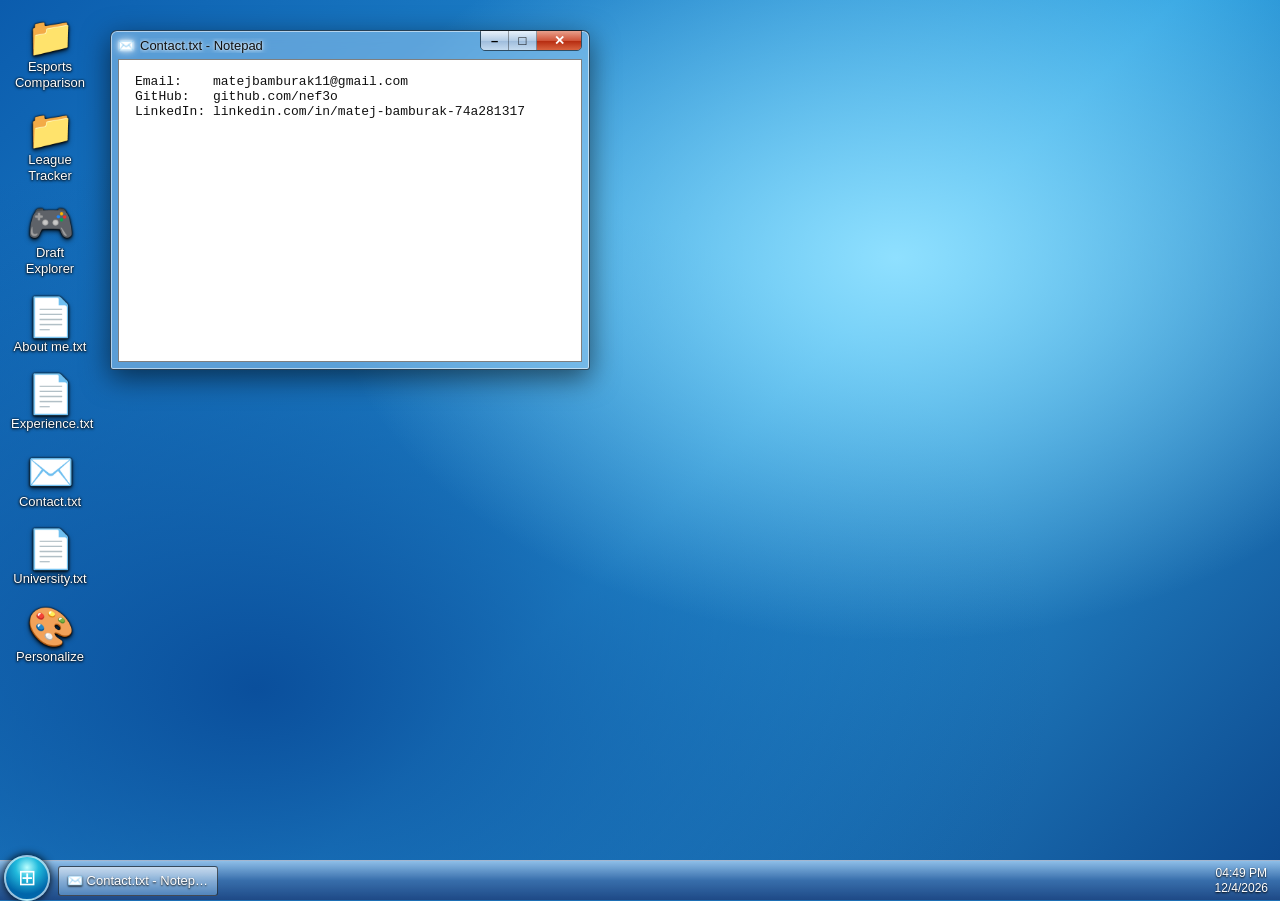
<file: index.html>
<!DOCTYPE html>
<html lang="en">
<head>
  <meta charset="utf-8">
  <!-- viewport-fit=cover lets the page use the full screen on phones with notches -->
  <meta name="viewport" content="width=device-width, initial-scale=1, viewport-fit=cover">
  <meta name="description" content="Matej's portfolio: personal projects, experience and contact info, styled like Windows 7.">
  <title>Matej | Portfolio</title>

  <link rel="stylesheet" href="style.css">
  <!-- defer = run the script after the page has loaded, so every element exists -->
  <script src="script.js" defer></script>
</head>

<body>
  <!-- The "screen" -->
  <main id="desktop">
    <!-- Filled in by buildDesktopIcons() in the script below -->
    <ul id="icon-grid" aria-label="Desktop files"></ul>
  </main>

  <!-- Start menu, hidden until the orb is clicked -->
  <ul id="start-menu" hidden aria-label="Start menu"></ul>

  <!-- Right-click menu for the desktop, hidden until needed -->
  <ul id="context-menu" hidden aria-label="Desktop menu">
    <li><button>🎨 Personalize</button></li>
  </ul>

  <!-- Taskbar along the bottom -->
  <nav id="taskbar" aria-label="Taskbar">
    <button id="start-button" aria-label="Start" aria-expanded="false">⊞</button>
    <div id="task-list"></div>
    <time id="clock"></time>
  </nav>

</body>
</html>
</file>
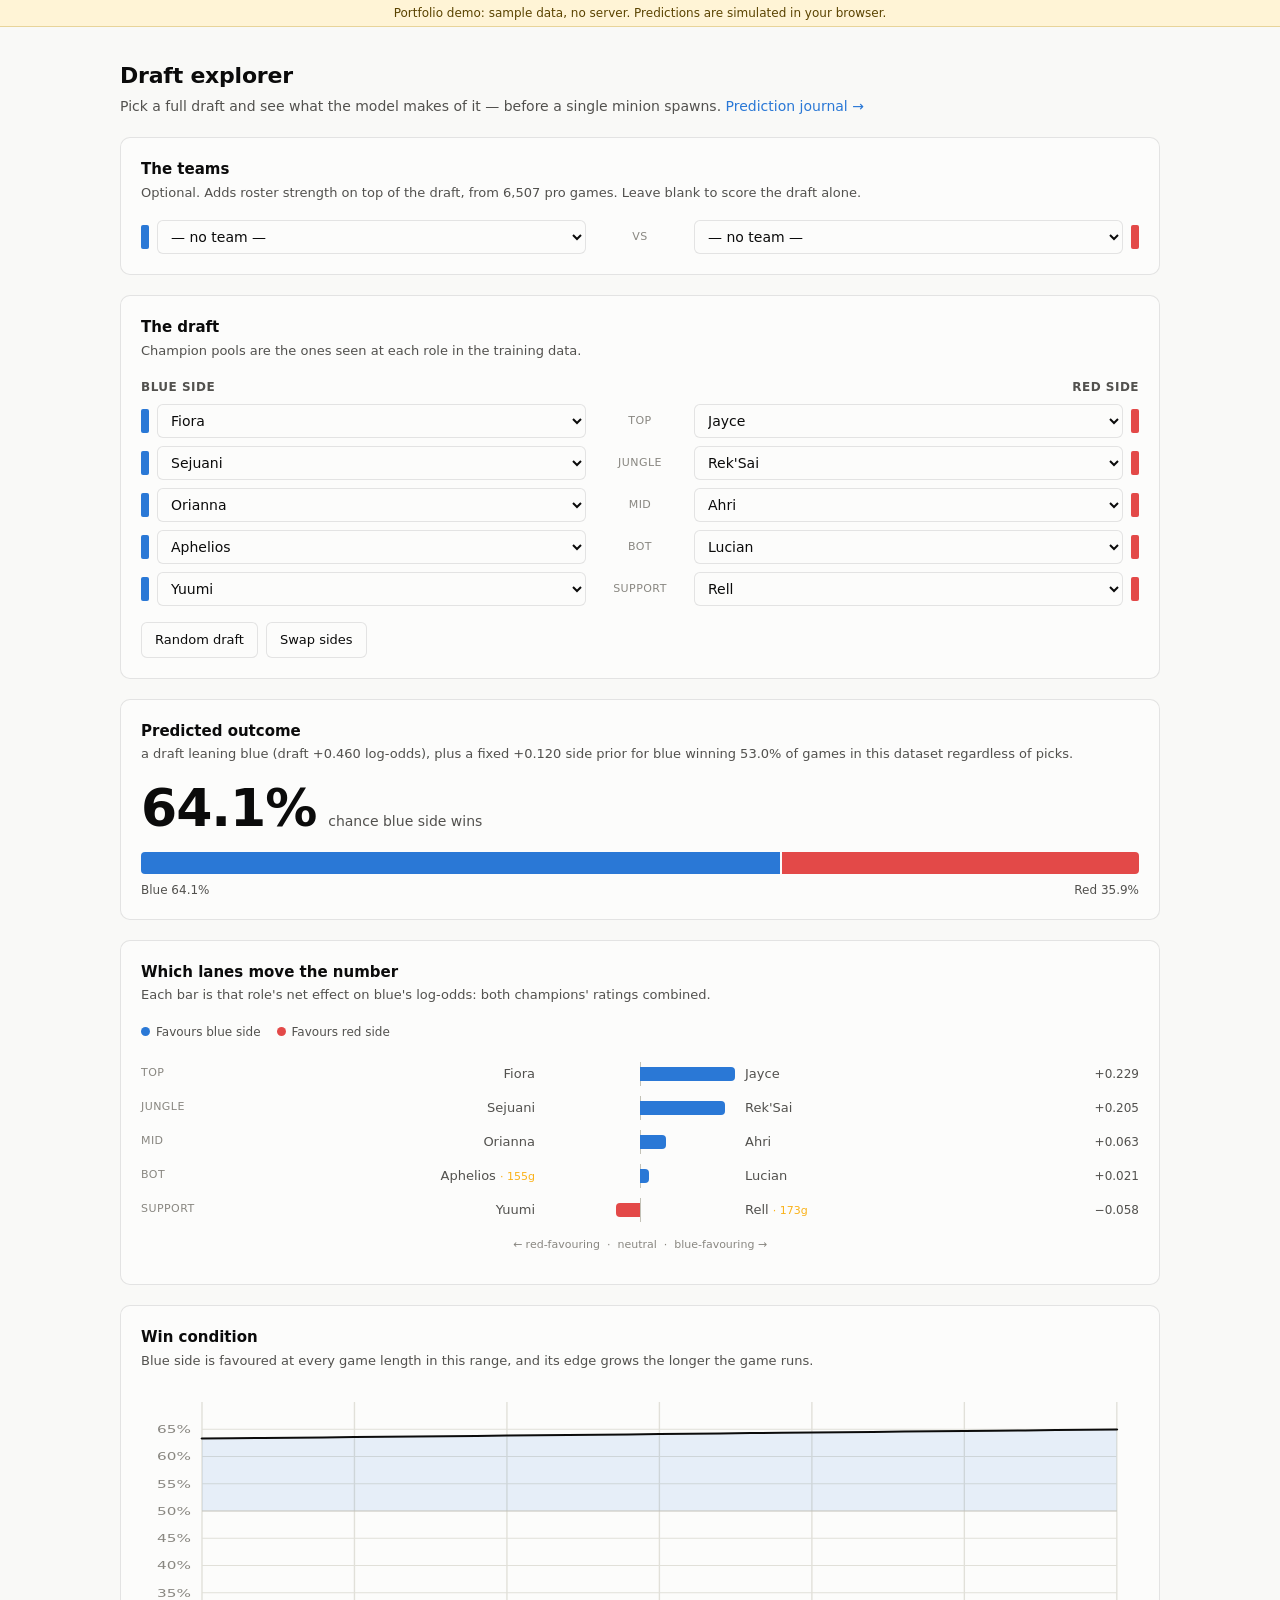
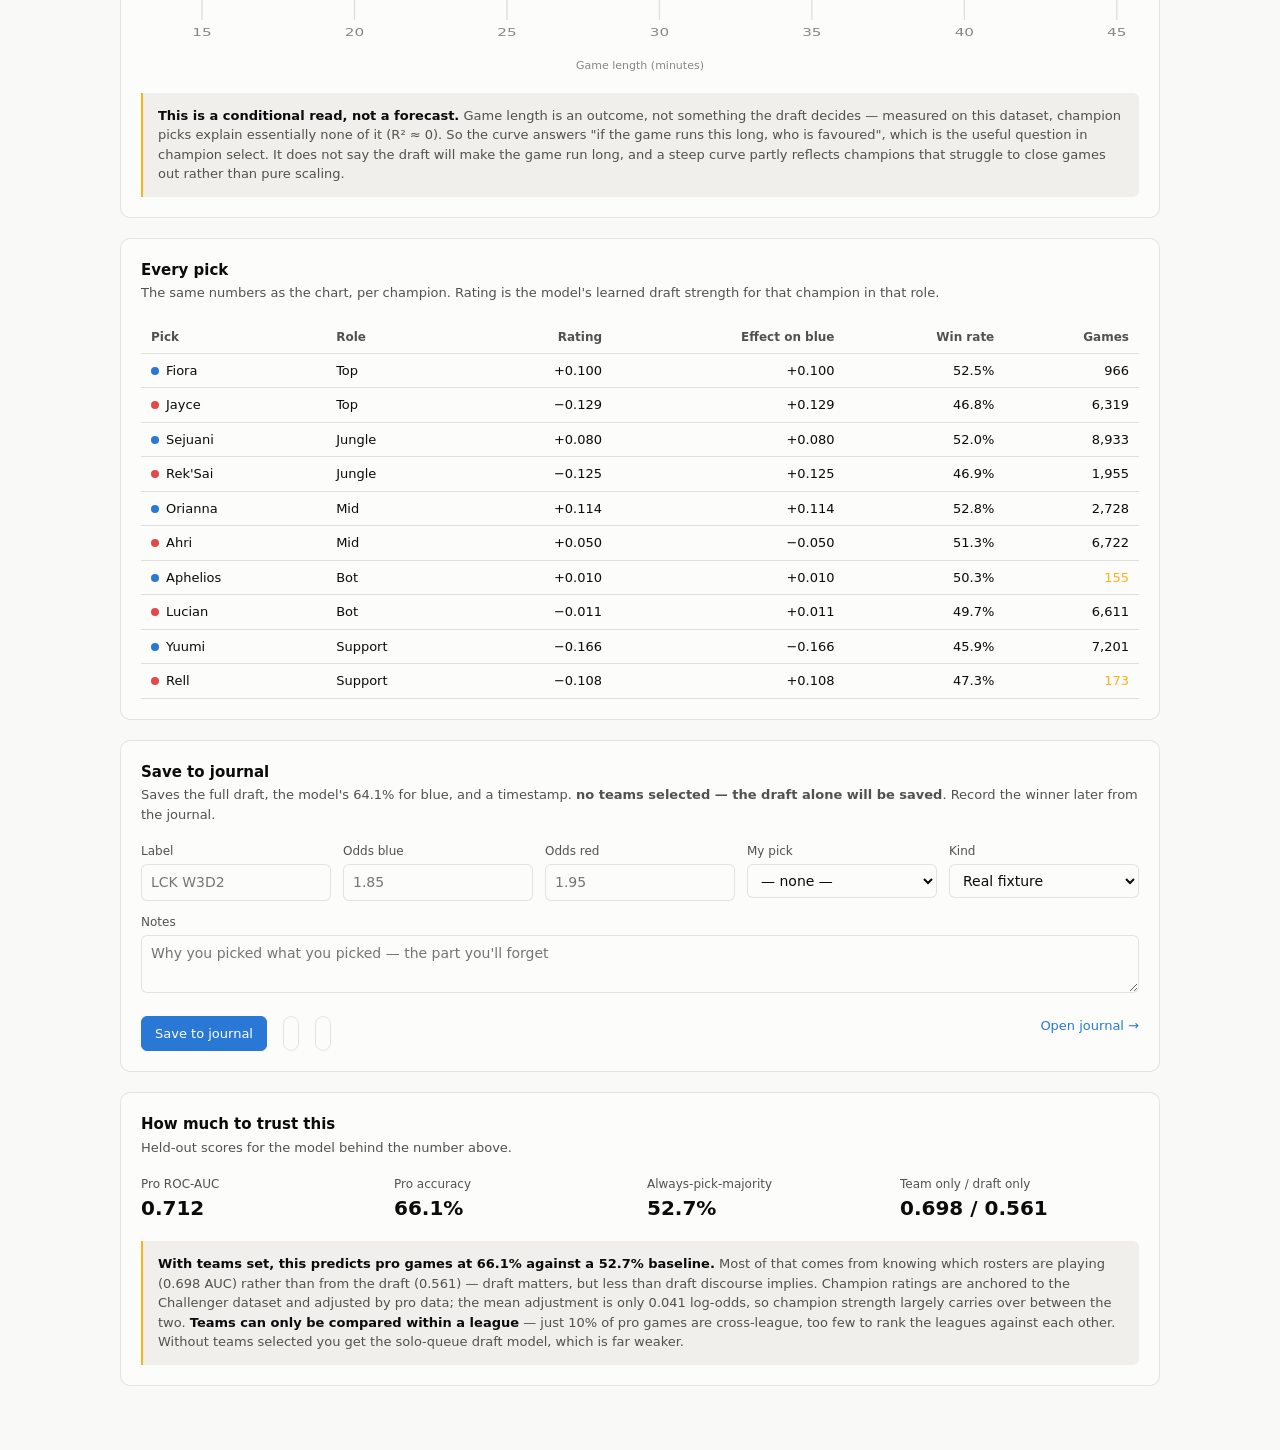
<file: demos/lol-predict/index.html>
<!doctype html>
<html lang="en">
<head>
<meta charset="utf-8">
<meta name="viewport" content="width=device-width, initial-scale=1">
<title>Draft explorer — lol-predict</title>
<!-- DEMO: mock-api.js answers the /api/ calls in the browser, so no Python server is needed -->
<script src="mock-api.js"></script>
<style>
  :root {
    color-scheme: light;
    --page:           #f9f9f7;
    --surface-1:      #fcfcfb;
    --text-primary:   #0b0b0b;
    --text-secondary: #52514e;
    --text-muted:     #898781;
    --gridline:       #e1e0d9;
    --baseline:       #c3c2b7;
    --border:         rgba(11, 11, 11, 0.10);
    --blue:           #2a78d6;
    --red:            #e34948;
    --neutral:        #f0efec;
    --warning:        #fab219;
  }
  @media (prefers-color-scheme: dark) {
    :root:where(:not([data-theme="light"])) {
      color-scheme: dark;
      --page:           #0d0d0d;
      --surface-1:      #1a1a19;
      --text-primary:   #ffffff;
      --text-secondary: #c3c2b7;
      --text-muted:     #898781;
      --gridline:       #2c2c2a;
      --baseline:       #383835;
      --border:         rgba(255, 255, 255, 0.10);
      --blue:           #3987e5;
      --red:            #e66767;
      --neutral:        #383835;
    }
  }
  :root[data-theme="dark"] {
    color-scheme: dark;
    --page:           #0d0d0d;
    --surface-1:      #1a1a19;
    --text-primary:   #ffffff;
    --text-secondary: #c3c2b7;
    --text-muted:     #898781;
    --gridline:       #2c2c2a;
    --baseline:       #383835;
    --border:         rgba(255, 255, 255, 0.10);
    --blue:           #3987e5;
    --red:            #e66767;
    --neutral:        #383835;
  }

  * { box-sizing: border-box; }
  body {
    margin: 0;
    background: var(--page);
    color: var(--text-primary);
    font-family: system-ui, -apple-system, "Segoe UI", sans-serif;
    font-size: 15px;
    line-height: 1.5;
  }
  .wrap { max-width: 1080px; margin: 0 auto; padding: 32px 20px 64px; }

  header h1 { margin: 0 0 4px; font-size: 22px; font-weight: 600; letter-spacing: -0.01em; }
  header p  { margin: 0; color: var(--text-secondary); font-size: 14px; }

  .card {
    background: var(--surface-1);
    border: 1px solid var(--border);
    border-radius: 10px;
    padding: 20px;
    margin-top: 20px;
  }
  .card > h2 {
    margin: 0 0 2px; font-size: 15px; font-weight: 600;
  }
  .card > .sub { margin: 0 0 18px; color: var(--text-secondary); font-size: 13px; }

  .toolbar { display: flex; gap: 8px; flex-wrap: wrap; margin-top: 16px; }
  button {
    font: inherit; font-size: 13px;
    background: var(--surface-1); color: var(--text-primary);
    border: 1px solid var(--border); border-radius: 6px;
    padding: 7px 13px; cursor: pointer;
  }
  button:hover { background: var(--neutral); }

  /* -- draft board ------------------------------------------------------- */
  .board { display: grid; grid-template-columns: 1fr 84px 1fr; gap: 8px 12px; align-items: center; }
  .board .head { font-size: 12px; font-weight: 600; letter-spacing: 0.04em; text-transform: uppercase; }
  .board .head.blue { color: var(--text-secondary); }
  .board .head.red  { color: var(--text-secondary); text-align: right; }
  .board .rolename {
    font-size: 11px; letter-spacing: 0.04em; text-transform: uppercase;
    color: var(--text-muted); text-align: center;
  }
  .slot { display: flex; align-items: center; gap: 8px; }
  .slot.right { flex-direction: row-reverse; }
  .swatch { width: 8px; height: 24px; border-radius: 2px; flex: none; }
  .swatch.blue { background: var(--blue); }
  .swatch.red  { background: var(--red); }
  select {
    font: inherit; font-size: 14px; width: 100%;
    background: var(--surface-1); color: var(--text-primary);
    border: 1px solid var(--border); border-radius: 6px; padding: 7px 9px;
  }
  .flag {
    font-size: 11px; color: var(--text-muted); white-space: nowrap;
  }
  .teamrow { display: grid; grid-template-columns: 1fr 84px 1fr; gap: 8px 12px; align-items: center; }
  .teamrow .rolename {
    font-size: 11px; letter-spacing: .04em; text-transform: uppercase;
    color: var(--text-muted); text-align: center;
  }
  .rosterline { font-size: 12px; color: var(--text-muted); font-variant-numeric: tabular-nums; }
  .savegrid { display: grid; grid-template-columns: repeat(auto-fit, minmax(140px, 1fr)); gap: 12px; }
  .savegrid label, #save-card label {
    display: block; font-size: 12px; color: var(--text-secondary); margin-bottom: 4px;
  }
  #save-card input, #save-card select, #save-card textarea {
    font: inherit; font-size: 14px; width: 100%;
    background: var(--surface-1); color: var(--text-primary);
    border: 1px solid var(--border); border-radius: 6px; padding: 7px 9px;
  }
  #save-card textarea { min-height: 52px; resize: vertical; }
  button.primary { background: var(--blue); border-color: var(--blue); color: #fff; }
  button.primary:hover { filter: brightness(1.08); }
  .badge {
    display: inline-block; font-size: 11px; padding: 1px 7px; border-radius: 10px;
    border: 1px solid var(--border); color: var(--text-secondary); margin-left: 8px;
  }

  /* -- hero + split bar -------------------------------------------------- */
  .hero { display: flex; align-items: baseline; gap: 12px; flex-wrap: wrap; }
  .hero .figure { font-size: 52px; font-weight: 600; line-height: 1; letter-spacing: -0.02em; }
  .hero .figure-label { color: var(--text-secondary); font-size: 14px; }

  .split { display: flex; gap: 2px; margin-top: 18px; height: 22px; }
  .split .seg { height: 100%; }
  .split .seg.blue { background: var(--blue); border-radius: 4px 0 0 4px; }
  .split .seg.red  { background: var(--red);  border-radius: 0 4px 4px 0; }
  .split-labels {
    display: flex; justify-content: space-between;
    margin-top: 7px; font-size: 12px; color: var(--text-secondary);
    font-variant-numeric: tabular-nums;
  }

  /* -- diverging matchup chart ------------------------------------------- */
  .legend { display: flex; gap: 16px; margin-bottom: 16px; font-size: 12px; color: var(--text-secondary); }
  .legend .key { display: flex; align-items: center; gap: 6px; }
  .legend .dot { width: 9px; height: 9px; border-radius: 50%; }
  .legend .dot.blue { background: var(--blue); }
  .legend .dot.red  { background: var(--red); }

  .mrow {
    display: grid; grid-template-columns: 62px 1fr 190px 1fr 62px;
    gap: 10px; align-items: center; padding: 5px 0;
  }
  .mrow .role {
    font-size: 11px; letter-spacing: 0.04em; text-transform: uppercase; color: var(--text-muted);
  }
  .mrow .champ { font-size: 13px; color: var(--text-secondary); }
  .mrow .champ.blue { text-align: right; }
  .mrow .value {
    font-size: 12px; color: var(--text-secondary); text-align: right;
    font-variant-numeric: tabular-nums;
  }
  .track { position: relative; height: 24px; }
  .track .zero {
    position: absolute; left: 50%; top: 0; bottom: 0;
    width: 1px; background: var(--baseline);
  }
  .track .bar { position: absolute; top: 5px; height: 14px; }
  .track .bar.pos { left: 50%; background: var(--blue); border-radius: 0 4px 4px 0; }
  .track .bar.neg { right: 50%; background: var(--red);  border-radius: 4px 0 0 4px; }
  .track .hit { position: absolute; inset: 0; cursor: default; }

  .axis-note { margin-top: 10px; font-size: 11px; color: var(--text-muted); text-align: center; }

  /* -- win-condition curve ----------------------------------------------- */
  .curvewrap { position: relative; width: 100%; }
  #curve { width: 100%; height: 260px; display: block; overflow: visible; }
  #curve .grid { stroke: var(--gridline); stroke-width: 1; }
  #curve .even { stroke: var(--baseline); stroke-width: 1; }
  #curve .line { fill: none; stroke: var(--text-primary); stroke-width: 2; stroke-linejoin: round; stroke-linecap: round; }
  #curve .fill-blue { fill: var(--blue); opacity: .10; }
  #curve .fill-red  { fill: var(--red);  opacity: .10; }
  #curve .cross { stroke: var(--text-muted); stroke-width: 1; }
  #curve .tick { fill: var(--text-muted); font-size: 11px; font-family: system-ui, sans-serif; }
  #curve .crossdot { fill: var(--text-primary); stroke: var(--surface-1); stroke-width: 2; }
  #curve .hover-line { stroke: var(--baseline); stroke-width: 1; opacity: 0; }
  #curve .hover-dot { stroke: var(--surface-1); stroke-width: 2; opacity: 0; }

  /* -- table view -------------------------------------------------------- */
  .tablewrap { overflow-x: auto; margin-top: 4px; }
  table { border-collapse: collapse; width: 100%; font-size: 13px; }
  th, td { text-align: left; padding: 7px 10px; border-bottom: 1px solid var(--gridline); white-space: nowrap; }
  th { color: var(--text-secondary); font-weight: 600; font-size: 12px; }
  td.num, th.num { text-align: right; font-variant-numeric: tabular-nums; }
  td .sidedot { display: inline-block; width: 8px; height: 8px; border-radius: 50%; margin-right: 7px; }
  td .sidedot.blue { background: var(--blue); }
  td .sidedot.red  { background: var(--red); }
  .lowflag { color: var(--warning); }

  /* -- scorecard --------------------------------------------------------- */
  .metrics { display: grid; grid-template-columns: repeat(auto-fit, minmax(150px, 1fr)); gap: 14px; }
  .metric .label { font-size: 12px; color: var(--text-secondary); }
  .metric .val { font-size: 20px; font-weight: 600; }
  .caveat {
    margin-top: 18px; padding: 13px 15px;
    border-left: 2px solid var(--warning); background: var(--neutral);
    border-radius: 0 6px 6px 0; font-size: 13px; color: var(--text-secondary);
  }
  .caveat strong { color: var(--text-primary); }

  #tooltip {
    position: fixed; z-index: 20; pointer-events: none; opacity: 0;
    transition: opacity .1s; max-width: 280px;
    background: var(--surface-1); color: var(--text-primary);
    border: 1px solid var(--border); border-radius: 7px;
    padding: 9px 11px; font-size: 12px; line-height: 1.5;
    box-shadow: 0 4px 14px rgba(0,0,0,.13);
  }
  #tooltip .tt-title { font-weight: 600; margin-bottom: 3px; }
  #tooltip .tt-row { color: var(--text-secondary); }

  .error { color: var(--red); font-size: 13px; }
  @media (max-width: 720px) {
    .mrow { grid-template-columns: 52px 1fr 96px 1fr 52px; gap: 6px; }
    .board { grid-template-columns: 1fr 64px 1fr; }
    .hero .figure { font-size: 40px; }
  }
</style>
</head>
<body>
<div class="wrap">
  <header>
    <h1>Draft explorer</h1>
    <p>Pick a full draft and see what the model makes of it — before a single minion spawns.
       <a href="journal.html" style="color:var(--blue);text-decoration:none">Prediction journal →</a></p>
  </header>

  <section class="card" id="teams-card" hidden>
    <h2>The teams</h2>
    <p class="sub">Optional. Adds roster strength on top of the draft, from 6,507 pro games. Leave blank to score the draft alone.</p>
    <div class="teamrow">
      <div class="slot">
        <span class="swatch blue"></span>
        <select id="sel-blue-team"></select>
      </div>
      <div class="rolename">vs</div>
      <div class="slot right">
        <span class="swatch red"></span>
        <select id="sel-red-team"></select>
      </div>
    </div>
    <div class="caveat" id="team-note" hidden></div>
  </section>

  <section class="card">
    <h2>The draft</h2>
    <p class="sub">Champion pools are the ones seen at each role in the training data.</p>
    <div class="board" id="board"></div>
    <div class="toolbar">
      <button id="randomize">Random draft</button>
      <button id="mirror">Swap sides</button>
    </div>
    <p class="error" id="error" hidden></p>
  </section>

  <section class="card" id="result-card" hidden>
    <h2>Predicted outcome</h2>
    <p class="sub" id="result-sub"></p>
    <div class="hero">
      <span class="figure" id="hero-figure">—</span>
      <span class="figure-label">chance blue side wins</span>
    </div>
    <div class="split">
      <div class="seg blue" id="seg-blue"></div>
      <div class="seg red" id="seg-red"></div>
    </div>
    <div class="split-labels">
      <span id="label-blue">Blue —</span>
      <span id="label-red">Red —</span>
    </div>
  </section>

  <section class="card" id="chart-card" hidden>
    <h2>Which lanes move the number</h2>
    <p class="sub">Each bar is that role's net effect on blue's log-odds: both champions' ratings combined.</p>
    <div class="legend">
      <span class="key"><span class="dot blue"></span> Favours blue side</span>
      <span class="key"><span class="dot red"></span> Favours red side</span>
    </div>
    <div id="matchups"></div>
    <p class="axis-note">← red-favouring &nbsp;·&nbsp; neutral &nbsp;·&nbsp; blue-favouring →</p>
  </section>

  <section class="card" id="wincon-card" hidden>
    <h2>Win condition</h2>
    <p class="sub" id="wincon-sub"></p>
    <div class="curvewrap">
      <svg id="curve" viewBox="0 0 720 260" preserveAspectRatio="none" role="img"
           aria-label="Blue win probability against game length"></svg>
    </div>
    <p class="axis-note">Game length (minutes)</p>
    <div class="caveat" id="wincon-caveat"></div>
  </section>

  <section class="card" id="table-card" hidden>
    <h2>Every pick</h2>
    <p class="sub">The same numbers as the chart, per champion. Rating is the model's learned draft strength for that champion in that role.</p>
    <div class="tablewrap">
      <table>
        <thead>
          <tr>
            <th>Pick</th><th>Role</th>
            <th class="num">Rating</th>
            <th class="num">Effect on blue</th>
            <th class="num">Win rate</th>
            <th class="num">Games</th>
          </tr>
        </thead>
        <tbody id="tbody"></tbody>
      </table>
    </div>
  </section>

  <section class="card" id="save-card" hidden>
    <h2>Save to journal</h2>
    <p class="sub" id="save-sub"></p>
    <div class="savegrid">
      <div><label for="j-label">Label</label><input id="j-label" placeholder="LCK W3D2"></div>
      <div><label for="j-ob">Odds blue</label><input id="j-ob" type="number" step="0.01" min="1.01" placeholder="1.85"></div>
      <div><label for="j-or">Odds red</label><input id="j-or" type="number" step="0.01" min="1.01" placeholder="1.95"></div>
      <div><label for="j-pick">My pick</label><select id="j-pick">
        <option value="">— none —</option><option value="blue">Blue</option><option value="red">Red</option>
      </select></div>
      <div><label for="j-kind">Kind</label><select id="j-kind">
        <option value="real">Real fixture</option><option value="fantasy">Fantasy</option>
      </select></div>
    </div>
    <div style="margin-top:12px"><label for="j-notes">Notes</label><textarea id="j-notes" placeholder="Why you picked what you picked — the part you'll forget"></textarea></div>
    <div class="toolbar">
      <button class="primary" id="j-save">Save to journal</button>
      <span class="badge" id="j-implied" hidden></span>
      <span class="badge" id="j-status" hidden></span>
      <a href="journal.html" style="font-size:13px;color:var(--blue);text-decoration:none;margin-left:auto">Open journal →</a>
    </div>
  </section>

  <section class="card" id="model-card" hidden>
    <h2>How much to trust this</h2>
    <p class="sub">Held-out scores for the model behind the number above.</p>
    <div class="metrics" id="metrics"></div>
    <div class="caveat" id="caveat"></div>
  </section>
</div>

<div id="tooltip" role="status" aria-live="polite"></div>

<script>
const ROLE_LABEL = { TOP: "Top", JUNGLE: "Jungle", MIDDLE: "Mid", BOTTOM: "Bot", UTILITY: "Support" };
let META = null;
// Last /api/predict response, so "save to journal" records exactly the
// numbers on screen rather than recomputing and risking a mismatch.
let LAST = null;

const $ = (id) => document.getElementById(id);
// Team and champion names come from third-party data and are interpolated
// into markup -- one real team is called "4 Swines & A Bum".
const esc = (s) => String(s).replace(/[&<>"']/g, (c) =>
  ({ "&": "&amp;", "<": "&lt;", ">": "&gt;", '"': "&quot;", "'": "&#39;" }[c]));
const pct = (x) => (x * 100).toFixed(1) + "%";
const signed = (x) => (x >= 0 ? "+" : "−") + Math.abs(x).toFixed(3);

async function boot() {
  try {
    const res = await fetch("/api/meta");
    if (!res.ok) throw new Error((await res.json()).detail || res.statusText);
    META = await res.json();
  } catch (err) {
    $("error").hidden = false;
    $("error").textContent = "Could not load the model: " + err.message;
    return;
  }
  buildBoard();
  buildTeams();
  renderScorecard();
  randomize();
}

function buildTeams() {
  if (!META.teams || !META.teams.length) return;
  $("teams-card").hidden = false;

  // Grouped by league because the model can only compare teams inside one
  // -- the grouping is the affordance that keeps you from picking a pair
  // it cannot score.
  const byLeague = {};
  for (const t of META.teams) (byLeague[t.league || "—"] ||= []).push(t);
  const options = '<option value="">— no team —</option>' +
    Object.keys(byLeague).sort().map((lg) =>
      `<optgroup label="${esc(lg)}">` +
      byLeague[lg].sort((a, b) => b.rating - a.rating)
        .map((t) => `<option value="${esc(t.team)}">${esc(t.team)} (${t.rating >= 0 ? "+" : "−"}${Math.abs(t.rating).toFixed(2)})</option>`)
        .join("") + "</optgroup>").join("");

  for (const id of ["sel-blue-team", "sel-red-team"]) {
    const sel = $(id);
    sel.innerHTML = options;
    sel.addEventListener("change", predict);
  }
}

function buildBoard() {
  const board = $("board");
  board.innerHTML = "";
  board.insertAdjacentHTML("beforeend",
    '<div class="head blue">Blue side</div><div></div><div class="head red">Red side</div>');

  for (const role of META.roles) {
    board.insertAdjacentHTML("beforeend", `
      <div class="slot">
        <span class="swatch blue"></span>
        <select id="sel-blue_${role}" data-column="${columnFor("blue", role)}"></select>
      </div>
      <div class="rolename">${ROLE_LABEL[role]}</div>
      <div class="slot right">
        <span class="swatch red"></span>
        <select id="sel-red_${role}" data-column="${columnFor("red", role)}"></select>
      </div>`);
  }

  for (const role of META.roles) {
    const options = META.champions[role]
      .map((c) => `<option value="${esc(c.champion)}">${esc(c.champion)}</option>`).join("");
    for (const side of ["blue", "red"]) {
      const sel = $(`sel-${side}_${role}`);
      sel.innerHTML = options;
      sel.addEventListener("change", predict);
    }
  }
}

function columnFor(side, role) {
  return META.columns.find((c) => c.side === side && c.role === role).column;
}

function currentPicks() {
  const picks = {};
  for (const role of META.roles) {
    for (const side of ["blue", "red"]) {
      const sel = $(`sel-${side}_${role}`);
      picks[sel.dataset.column] = sel.value;
    }
  }
  return picks;
}

function randomize() {
  for (const role of META.roles) {
    const pool = META.champions[role];
    // Sample without replacement within a role so both sides can't field
    // the same champion in the same lane.
    let a = Math.floor(Math.random() * pool.length);
    let b = Math.floor(Math.random() * pool.length);
    if (pool.length > 1) { while (b === a) b = Math.floor(Math.random() * pool.length); }
    $(`sel-blue_${role}`).value = pool[a].champion;
    $(`sel-red_${role}`).value = pool[b].champion;
  }
  predict();
}

function swapSides() {
  for (const role of META.roles) {
    const blue = $(`sel-blue_${role}`), red = $(`sel-red_${role}`);
    const tmp = blue.value; blue.value = red.value; red.value = tmp;
  }
  predict();
}

async function predict() {
  let data;
  try {
    const res = await fetch("/api/predict", {
      method: "POST",
      headers: { "Content-Type": "application/json" },
      body: JSON.stringify({
        picks: currentPicks(),
        blue_team: $("sel-blue-team")?.value || null,
        red_team: $("sel-red-team")?.value || null,
      }),
    });
    if (!res.ok) throw new Error((await res.json()).detail || res.statusText);
    data = await res.json();
    $("error").hidden = true;
  } catch (err) {
    $("error").hidden = false;
    $("error").textContent = "Prediction failed: " + err.message;
    return;
  }

  for (const id of ["result-card", "chart-card", "table-card", "model-card", "save-card"]) $(id).hidden = false;
  LAST = data;
  renderSavePanel(data);
  renderHero(data);
  renderMatchups(data);
  renderWincon(data);
  renderTable(data);
}

const CURVE = { w: 720, h: 260, padL: 44, padR: 16, padT: 14, padB: 28 };

function renderWincon(data) {
  const pts = data.curve || [];
  if (pts.length < 2) { $("wincon-card").hidden = true; return; }
  $("wincon-card").hidden = false;

  const { w, h, padL, padR, padT, padB } = CURVE;
  const x0 = pts[0].minute, x1 = pts[pts.length - 1].minute;
  // Fixed probability window: the curve's real movement is small, and a
  // free y-scale would inflate a 3-point swing into a dramatic slope.
  const y0 = 0.30, y1 = 0.70;
  const sx = (m) => padL + ((m - x0) / (x1 - x0)) * (w - padL - padR);
  const sy = (p) => padT + (1 - (Math.min(Math.max(p, y0), y1) - y0) / (y1 - y0)) * (h - padT - padB);

  const line = pts.map((p, i) => `${i ? "L" : "M"}${sx(p.minute).toFixed(1)},${sy(p.blue_win_probability).toFixed(1)}`).join("");
  const even = sy(0.5);
  // Split the area at the 50% line so the tint says who is favoured.
  const areaTop = `${line}L${sx(x1)},${even}L${sx(x0)},${even}Z`;

  const gridY = [0.35, 0.40, 0.45, 0.55, 0.60, 0.65];
  const gridX = [];
  for (let m = Math.ceil(x0 / 5) * 5; m <= x1; m += 5) gridX.push(m);

  const svg = $("curve");
  svg.innerHTML = `
    <defs>
      <clipPath id="clip-above"><rect x="${padL}" y="${padT}" width="${w - padL - padR}" height="${even - padT}"/></clipPath>
      <clipPath id="clip-below"><rect x="${padL}" y="${even}" width="${w - padL - padR}" height="${h - padB - even}"/></clipPath>
    </defs>
    ${gridY.map((p) => `<line class="grid" x1="${padL}" x2="${w - padR}" y1="${sy(p)}" y2="${sy(p)}"/>`).join("")}
    ${gridX.map((m) => `<line class="grid" x1="${sx(m)}" x2="${sx(m)}" y1="${padT}" y2="${h - padB}"/>`).join("")}
    <path class="fill-blue" d="${areaTop}" clip-path="url(#clip-above)"/>
    <path class="fill-red"  d="${areaTop}" clip-path="url(#clip-below)"/>
    <line class="even" x1="${padL}" x2="${w - padR}" y1="${even}" y2="${even}"/>
    <path class="line" d="${line}"/>
    ${gridY.concat([0.5]).map((p) => `<text class="tick" x="${padL - 8}" y="${sy(p) + 4}" text-anchor="end">${(p * 100).toFixed(0)}%</text>`).join("")}
    ${gridX.map((m) => `<text class="tick" x="${sx(m)}" y="${h - padB + 16}" text-anchor="middle">${m}</text>`).join("")}
    ${data.crossover_minute != null ? `
      <line class="cross" x1="${sx(data.crossover_minute)}" x2="${sx(data.crossover_minute)}" y1="${padT}" y2="${h - padB}"/>
      <circle class="crossdot" cx="${sx(data.crossover_minute)}" cy="${even}" r="4"/>` : ""}
    <line class="hover-line" id="hv" x1="0" x2="0" y1="${padT}" y2="${h - padB}"/>
    <circle class="hover-dot" id="hd" r="4.5" fill="var(--text-primary)"/>
    <rect x="${padL}" y="${padT}" width="${w - padL - padR}" height="${h - padT - padB}" fill="transparent" id="hitarea"/>`;

  const hit = svg.querySelector("#hitarea");
  hit.addEventListener("mousemove", (e) => {
    const box = svg.getBoundingClientRect();
    const mx = ((e.clientX - box.left) / box.width) * w;
    const minute = x0 + ((mx - padL) / (w - padL - padR)) * (x1 - x0);
    let best = pts[0];
    for (const p of pts) if (Math.abs(p.minute - minute) < Math.abs(best.minute - minute)) best = p;
    const hv = svg.querySelector("#hv"), hd = svg.querySelector("#hd");
    hv.setAttribute("x1", sx(best.minute)); hv.setAttribute("x2", sx(best.minute));
    hv.style.opacity = "1";
    hd.setAttribute("cx", sx(best.minute)); hd.setAttribute("cy", sy(best.blue_win_probability));
    hd.style.opacity = "1";
    const side = best.blue_win_probability >= 0.5 ? "Blue" : "Red";
    const p = best.blue_win_probability >= 0.5 ? best.blue_win_probability : 1 - best.blue_win_probability;
    showTipHTML(e, `<div class="tt-title">At ${best.minute.toFixed(0)} minutes</div>
      <div class="tt-row">${side} favoured — ${pct(p)}</div>`);
  });
  hit.addEventListener("mouseleave", () => {
    svg.querySelector("#hv").style.opacity = "0";
    svg.querySelector("#hd").style.opacity = "0";
    hideTip();
  });

  const first = pts[0].blue_win_probability, last = pts[pts.length - 1].blue_win_probability;
  const cross = data.crossover_minute;
  let verdict;
  if (cross != null) {
    const early = first >= 0.5 ? "Blue" : "Red";
    const late = last >= 0.5 ? "Blue" : "Red";
    verdict = `${early} side has the early win condition and ${late} side the late one — the draft flips at about `
            + `<strong>${cross.toFixed(0)} minutes</strong>. ${early} needs to close before then; ${late} needs to survive past it.`;
  } else {
    const who = last >= 0.5 ? "Blue" : "Red";
    const drift = last - first;
    const shape = Math.abs(drift) < 0.01 ? "and game length barely changes it"
      : (drift > 0) === (who === "Blue") ? "and its edge grows the longer the game runs"
      : "though its edge shrinks the longer the game runs";
    verdict = `${who} side is favoured at every game length in this range, ${shape}.`;
  }
  $("wincon-sub").innerHTML = verdict;

  $("wincon-caveat").innerHTML =
    `<strong>This is a conditional read, not a forecast.</strong> Game length is an `
    + `outcome, not something the draft decides — measured on this dataset, champion picks `
    + `explain essentially none of it (R² ≈ 0). So the curve answers "if the game runs this `
    + `long, who is favoured", which is the useful question in champion select. It does not `
    + `say the draft will make the game run long, and a steep curve partly reflects champions `
    + `that struggle to close games out rather than pure scaling.`;
}

function journalContext(data) {
  // League comes from the teams rather than being typed again. A
  // cross-league fixture has no single league, so both are recorded --
  // dropping one would misfile the entry under a region it wasn't played in.
  const pro = data.pro;
  const blue = $("sel-blue-team")?.value || null;
  const red = $("sel-red-team")?.value || null;
  let league = null;
  if (pro && pro.available) {
    league = pro.cross_league
      ? `${pro.blue_team.league} vs ${pro.red_team.league}`
      : pro.league;
  }
  const usingPro = pro && pro.available;
  return {
    blue_team: blue, red_team: red, league,
    probability: usingPro ? pro.blue_win_probability : data.blue_win_probability,
    draft_logit: usingPro ? pro.draft_logit : data.draft_logit,
    team_logit: usingPro ? pro.team_logit : null,
    source: usingPro ? "pro" : "draft-only",
  };
}

function renderSavePanel(data) {
  const ctx = journalContext(data);
  const who = ctx.blue_team && ctx.red_team
    ? `${esc(ctx.blue_team)} vs ${esc(ctx.red_team)}${ctx.league ? ` · ${esc(ctx.league)}` : ""}`
    : "no teams selected — the draft alone will be saved";
  $("save-sub").innerHTML =
    `Saves the full draft, the model's ${pct(ctx.probability)} for blue, and a timestamp. `
    + `<strong>${who}</strong>. Record the winner later from the journal.`;
  $("j-status").hidden = true;
  refreshJournalImplied();
}

function refreshJournalImplied() {
  const ob = parseFloat($("j-ob").value), or_ = parseFloat($("j-or").value);
  const el = $("j-implied");
  if (!ob || !or_ || ob <= 1 || or_ <= 1) { el.hidden = true; return; }
  const rb = 1 / ob, rr = 1 / or_, over = rb + rr;
  el.hidden = false;
  el.textContent = `Market: blue ${pct(rb / over)} · margin ${((over - 1) * 100).toFixed(1)}%`;
}

async function saveToJournal() {
  if (!LAST) return;
  const ctx = journalContext(LAST);
  const body = {
    kind: $("j-kind").value,
    label: $("j-label").value || null,
    league: ctx.league,
    blue_team: ctx.blue_team,
    red_team: ctx.red_team,
    picks: currentPicks(),
    model_probability: ctx.probability,
    draft_logit: ctx.draft_logit,
    team_logit: ctx.team_logit,
    model_version: ctx.source,
    odds_blue: $("j-ob").value ? parseFloat($("j-ob").value) : null,
    odds_red: $("j-or").value ? parseFloat($("j-or").value) : null,
    user_pick: $("j-pick").value || null,
    notes: $("j-notes").value || null,
  };
  const status = $("j-status");
  try {
    const res = await fetch("/api/journal", {
      method: "POST", headers: { "Content-Type": "application/json" }, body: JSON.stringify(body),
    });
    if (!res.ok) throw new Error(res.statusText);
    const { id } = await res.json();
    status.hidden = false;
    status.textContent = `Saved as #${id}`;
    for (const el of ["j-label", "j-ob", "j-or", "j-notes"]) $(el).value = "";
    $("j-pick").value = "";
    refreshJournalImplied();
  } catch (err) {
    status.hidden = false;
    status.textContent = "Save failed: " + err.message;
  }
}

function roster(side) {
  // The five players the rating is actually built from — worth showing,
  // since a team's strength here is the sum of its current line-up rather
  // than an opaque team-level number.
  if (!side.roster || !side.roster.players.length) return "";
  const names = side.roster.players
    .map((p) => `${esc(p.name)} ${p.known ? signed(p.rating) : "—"}`).join(", ");
  return `<br><span class="rosterline">${esc(side.team)}: ${names}</span>`;
}

function renderHero(data) {
  const pro = data.pro;
  const usingPro = pro && pro.available;
  // With teams chosen the pro model is the better answer -- it is the one
  // that knows who is playing. Falls back to the draft-only number.
  const p = usingPro ? pro.blue_win_probability : data.blue_win_probability;

  $("hero-figure").textContent = pct(p);
  $("seg-blue").style.flex = String(Math.max(p, 0.001));
  $("seg-red").style.flex = String(Math.max(1 - p, 0.001));
  $("label-blue").textContent = "Blue " + pct(p);
  $("label-red").textContent = "Red " + pct(1 - p);

  const note = $("team-note");
  if (pro && !pro.available) {
    note.hidden = false;
    note.innerHTML = `<strong>${pro.reason === "cross_league" ? "Cannot compare these teams." : "Team not in the data."}</strong> ${pro.detail} Showing the draft-only number instead.`;
  } else {
    note.hidden = true;
  }

  if (usingPro) {
    const edge = pro.team_logit >= 0 ? pro.blue_team : pro.red_team;
    const other = pro.team_logit >= 0 ? pro.red_team : pro.blue_team;
    const badge = pro.cross_league
      ? `<span class="badge">${esc(pro.blue_team.league)} vs ${esc(pro.red_team.league)}</span>`
      : `<span class="badge">${esc(pro.league)}</span>`;
    $("result-sub").innerHTML =
      `<strong>${esc(pro.blue_team.team)}</strong> vs <strong>${esc(pro.red_team.team)}</strong>${badge}<br>`
      + `Roster edge to ${esc(edge.team)} (${signed(Math.abs(pro.team_logit))} log-odds over ${esc(other.team)}); `
      + `draft contributes ${signed(pro.draft_logit)}. `
      + roster(pro.blue_team) + roster(pro.red_team)
      + (META.pro_metrics
          ? `Team strength is the bigger term — ${META.pro_metrics.roc_auc_team_only.toFixed(3)} AUC alone `
            + `versus ${META.pro_metrics.roc_auc_draft_only.toFixed(3)} for the draft.`
          : "");

    const note = $("team-note");
    if (pro.cross_league) {
      // Supported, but worth naming: the two teams never meet domestically,
      // so the comparison rests on how their leagues have fared against
      // each other at international events.
      note.hidden = false;
      note.innerHTML =
        `<strong>Cross-league matchup.</strong> ${esc(pro.blue_team.team)} plays in `
        + `${esc(pro.blue_team.league)} and ${esc(pro.red_team.team)} in ${esc(pro.red_team.league)}, `
        + `so this rests on league strength estimated from international games across all six `
        + `ingested years — thinner evidence than a domestic matchup.`;
    }
    return;
  }

  const draft = data.draft_logit, side = data.side_logit;
  const lean = Math.abs(draft) < 0.02 ? "an essentially even draft"
             : draft > 0 ? "a draft leaning blue" : "a draft leaning red";
  $("result-sub").textContent =
    `${lean} (draft ${signed(draft)} log-odds), plus a fixed ${signed(side)} side prior `
    + `for blue winning ${pct(1 / (1 + Math.exp(-side)))} of games in this dataset regardless of picks.`;
}

function renderMatchups(data) {
  const rows = data.by_role;
  const maxAbs = Math.max(0.01, ...rows.map((r) => Math.abs(r.net)));
  const host = $("matchups");
  host.innerHTML = "";

  for (const row of rows) {
    const width = (Math.abs(row.net) / maxAbs) * 50;
    const cls = row.net >= 0 ? "pos" : "neg";
    const el = document.createElement("div");
    el.className = "mrow";
    el.innerHTML = `
      <div class="role">${ROLE_LABEL[row.role]}</div>
      <div class="champ blue">${esc(row.blue.champion)}${flag(row.blue)}</div>
      <div class="track">
        <div class="zero"></div>
        <div class="bar ${cls}" style="width:${width}%"></div>
        <div class="hit"></div>
      </div>
      <div class="champ red">${esc(row.red.champion)}${flag(row.red)}</div>
      <div class="value">${signed(row.net)}</div>`;
    el.querySelector(".hit").addEventListener("mousemove", (e) => showTip(e, row));
    el.querySelector(".hit").addEventListener("mouseleave", hideTip);
    host.appendChild(el);
  }
}

function flag(pick) {
  if (!pick.known) return ' <span class="flag">· unseen</span>';
  if (pick.low_sample) return ` <span class="flag lowflag">· ${pick.games}g</span>`;
  return "";
}

function showTip(event, row) {
  const side = row.net >= 0 ? "blue" : "red";
  showTipHTML(event, `
    <div class="tt-title">${ROLE_LABEL[row.role]} — net ${signed(row.net)} toward ${side}</div>
    <div class="tt-row">${esc(row.blue.champion)}: rating ${signed(row.blue.contribution)},
      ${pct(row.blue.winrate)} WR over ${row.blue.games.toLocaleString()} games</div>
    <div class="tt-row">${esc(row.red.champion)}: rating ${signed(-row.red.contribution)},
      ${pct(row.red.winrate)} WR over ${row.red.games.toLocaleString()} games</div>`);
}

function showTipHTML(event, html) {
  const tip = $("tooltip");
  tip.innerHTML = html;
  tip.style.opacity = "1";
  const pad = 14;
  const rect = tip.getBoundingClientRect();
  let x = event.clientX + pad, y = event.clientY + pad;
  if (x + rect.width > window.innerWidth - 8) x = event.clientX - rect.width - pad;
  if (y + rect.height > window.innerHeight - 8) y = event.clientY - rect.height - pad;
  tip.style.left = x + "px";
  tip.style.top = y + "px";
}

function hideTip() { $("tooltip").style.opacity = "0"; }

function renderTable(data) {
  const body = $("tbody");
  body.innerHTML = "";
  for (const p of data.picks) {
    // The stored rating is the champion's own strength; `contribution` is
    // that rating signed toward blue, so red picks show the same rating
    // with the opposite effect.
    const rating = p.side === "blue" ? p.contribution : -p.contribution;
    const games = p.low_sample
      ? `<span class="lowflag">${p.games.toLocaleString()}</span>`
      : p.games.toLocaleString();
    body.insertAdjacentHTML("beforeend", `
      <tr>
        <td><span class="sidedot ${p.side}"></span>${esc(p.champion)}${p.known ? "" : " (unseen)"}</td>
        <td>${ROLE_LABEL[p.role]}</td>
        <td class="num">${signed(rating)}</td>
        <td class="num">${signed(p.contribution)}</td>
        <td class="num">${pct(p.winrate)}</td>
        <td class="num">${games}</td>
      </tr>`);
  }
}

function renderScorecard() {
  const p = META.pro_metrics;
  if (p) {
    // The pro model is the accurate one; lead with it rather than the
    // solo-queue draft numbers.
    $("metrics").innerHTML = `
      <div class="metric"><div class="label">Pro ROC-AUC</div><div class="val">${p.roc_auc.toFixed(3)}</div></div>
      <div class="metric"><div class="label">Pro accuracy</div><div class="val">${pct(p.accuracy)}</div></div>
      <div class="metric"><div class="label">Always-pick-majority</div><div class="val">${pct(p.baseline_accuracy)}</div></div>
      <div class="metric"><div class="label">Team only / draft only</div><div class="val">${p.roc_auc_team_only.toFixed(3)} / ${p.roc_auc_draft_only.toFixed(3)}</div></div>`;
    $("caveat").innerHTML =
      `<strong>With teams set, this predicts pro games at ${pct(p.accuracy)} against a `
      + `${pct(p.baseline_accuracy)} baseline.</strong> Most of that comes from knowing which rosters are `
      + `playing (${p.roc_auc_team_only.toFixed(3)} AUC) rather than from the draft `
      + `(${p.roc_auc_draft_only.toFixed(3)}) — draft matters, but less than draft discourse implies. `
      + `Champion ratings are anchored to the Challenger dataset and adjusted by pro data; the mean `
      + `adjustment is only ${p.mean_abs_deviation.toFixed(3)} log-odds, so champion strength largely `
      + `carries over between the two. <strong>Teams can only be compared within a league</strong> — `
      + `just 10% of pro games are cross-league, too few to rank the leagues against each other. `
      + `Without teams selected you get the solo-queue draft model, which is far weaker.`;
    return;
  }

  const m = META.metrics[META.best_variant];
  $("metrics").innerHTML = `
    <div class="metric"><div class="label">ROC-AUC</div><div class="val">${m.roc_auc.toFixed(3)}</div></div>
    <div class="metric"><div class="label">Accuracy</div><div class="val">${pct(m.accuracy)}</div></div>
    <div class="metric"><div class="label">Always-pick-majority</div><div class="val">${pct(m.baseline_accuracy)}</div></div>
    <div class="metric"><div class="label">Log loss</div><div class="val">${m.log_loss.toFixed(3)}</div></div>`;

  $("caveat").innerHTML =
    `<strong>Read these numbers as a lean, not a forecast.</strong> An ROC-AUC of `
    + `${m.roc_auc.toFixed(3)} means the draft carries real but weak signal — barely above `
    + `the 0.5 of a coin flip. That is expected: in solo queue, individual player skill `
    + `decides games far more than champion select does, and matchmaking actively balances `
    + `teams toward even. Champions flagged <span class="lowflag">in amber</span> have too `
    + `few games at that role for their rate to mean much.`;
}

$("randomize").addEventListener("click", randomize);
$("mirror").addEventListener("click", swapSides);
$("j-save").addEventListener("click", saveToJournal);
["j-ob", "j-or"].forEach((id) => $(id).addEventListener("input", refreshJournalImplied));
boot();
</script>
</body>
</html>
</file>
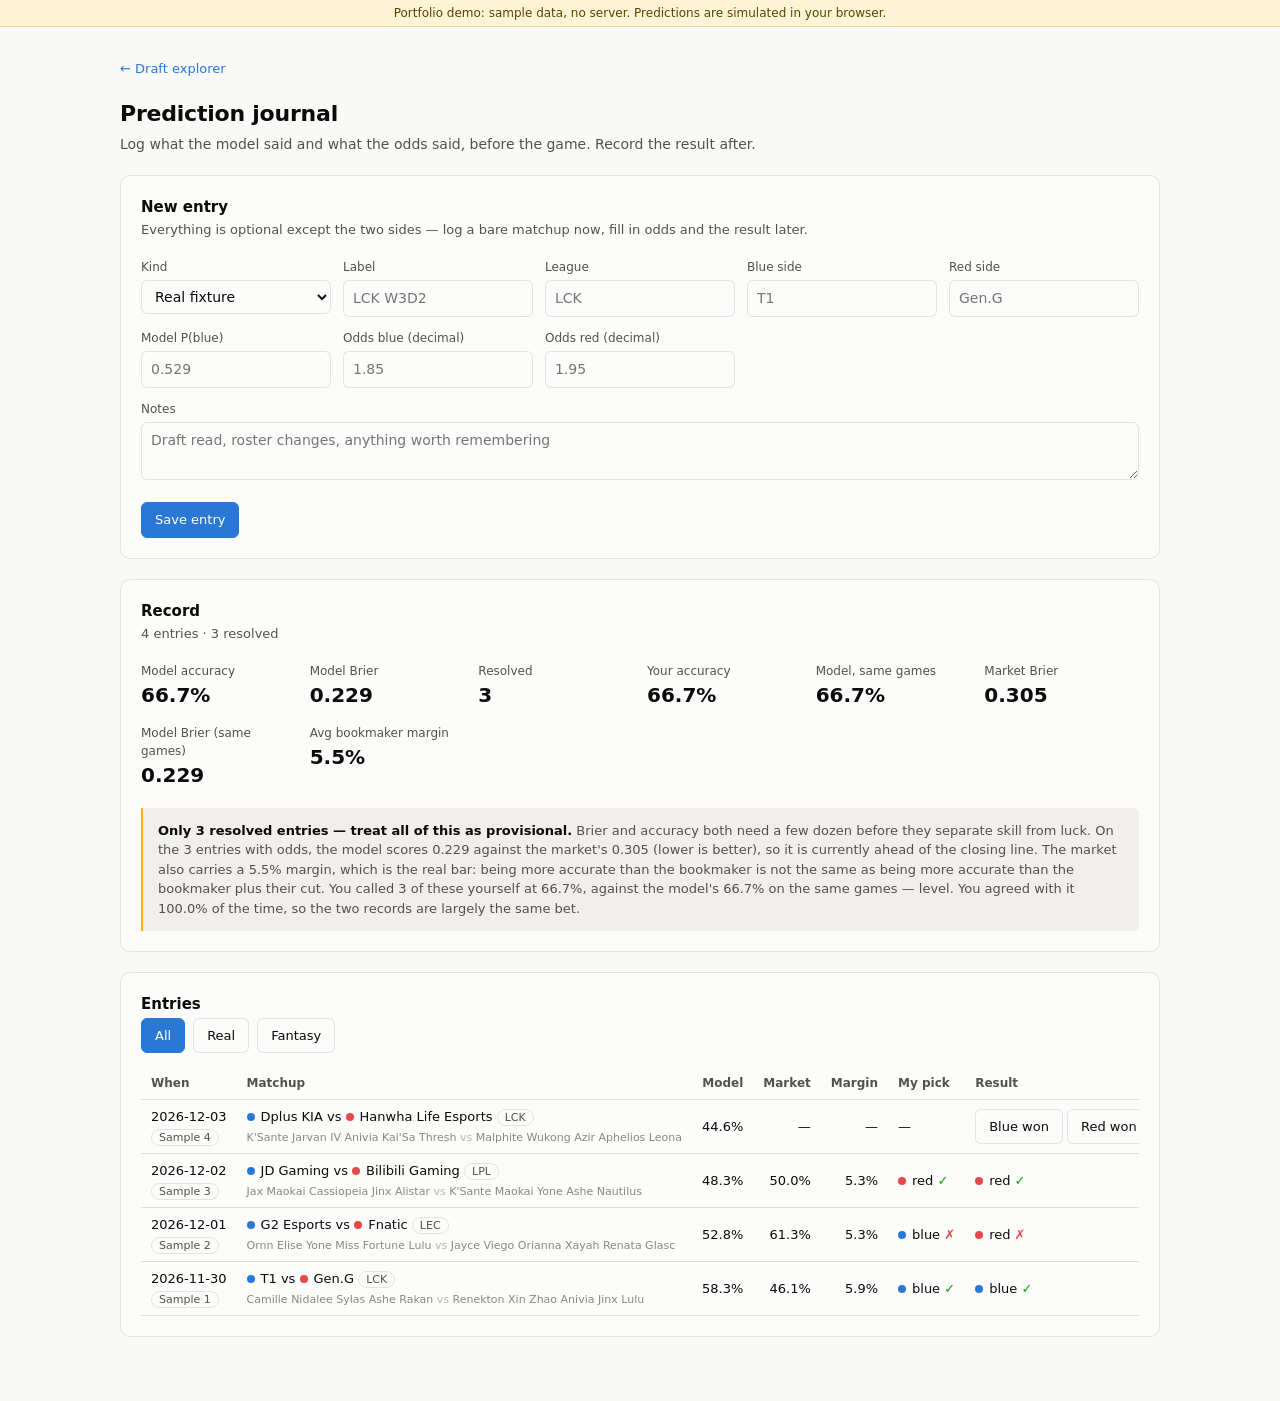
<file: demos/lol-predict/journal.html>
<!doctype html>
<html lang="en">
<head>
<meta charset="utf-8">
<meta name="viewport" content="width=device-width, initial-scale=1">
<title>Prediction journal — lol-predict</title>
<!-- DEMO: mock-api.js answers the /api/ calls in the browser, so no Python server is needed -->
<script src="mock-api.js"></script>
<style>
  :root {
    color-scheme: light;
    --page:#f9f9f7; --surface-1:#fcfcfb; --text-primary:#0b0b0b; --text-secondary:#52514e;
    --text-muted:#898781; --gridline:#e1e0d9; --baseline:#c3c2b7; --border:rgba(11,11,11,.10);
    --blue:#2a78d6; --red:#e34948; --neutral:#f0efec; --warning:#fab219; --good:#0ca30c;
  }
  @media (prefers-color-scheme: dark) {
    :root:where(:not([data-theme="light"])) {
      color-scheme: dark;
      --page:#0d0d0d; --surface-1:#1a1a19; --text-primary:#fff; --text-secondary:#c3c2b7;
      --text-muted:#898781; --gridline:#2c2c2a; --baseline:#383835; --border:rgba(255,255,255,.10);
      --blue:#3987e5; --red:#e66767; --neutral:#383835;
    }
  }
  :root[data-theme="dark"] {
    color-scheme: dark;
    --page:#0d0d0d; --surface-1:#1a1a19; --text-primary:#fff; --text-secondary:#c3c2b7;
    --text-muted:#898781; --gridline:#2c2c2a; --baseline:#383835; --border:rgba(255,255,255,.10);
    --blue:#3987e5; --red:#e66767; --neutral:#383835;
  }
  * { box-sizing: border-box; }
  body { margin:0; background:var(--page); color:var(--text-primary);
         font-family: system-ui,-apple-system,"Segoe UI",sans-serif; font-size:15px; line-height:1.5; }
  .wrap { max-width:1080px; margin:0 auto; padding:32px 20px 64px; }
  header h1 { margin:0 0 4px; font-size:22px; font-weight:600; letter-spacing:-.01em; }
  header p { margin:0; color:var(--text-secondary); font-size:14px; }
  nav { margin-bottom:18px; font-size:13px; }
  nav a { color:var(--blue); text-decoration:none; }
  nav a:hover { text-decoration:underline; }

  .card { background:var(--surface-1); border:1px solid var(--border); border-radius:10px;
          padding:20px; margin-top:20px; }
  .card > h2 { margin:0 0 2px; font-size:15px; font-weight:600; }
  .card > .sub { margin:0 0 18px; color:var(--text-secondary); font-size:13px; }

  .grid { display:grid; grid-template-columns:repeat(auto-fit,minmax(160px,1fr)); gap:12px; }
  label { display:block; font-size:12px; color:var(--text-secondary); margin-bottom:4px; }
  input, select, textarea {
    font:inherit; font-size:14px; width:100%; background:var(--surface-1); color:var(--text-primary);
    border:1px solid var(--border); border-radius:6px; padding:7px 9px;
  }
  textarea { min-height:56px; resize:vertical; }
  button { font:inherit; font-size:13px; background:var(--surface-1); color:var(--text-primary);
           border:1px solid var(--border); border-radius:6px; padding:7px 13px; cursor:pointer; }
  button:hover { background:var(--neutral); }
  button.primary { background:var(--blue); border-color:var(--blue); color:#fff; }
  button.primary:hover { filter:brightness(1.08); }
  .toolbar { display:flex; gap:8px; flex-wrap:wrap; margin-top:16px; align-items:center; }

  .metrics { display:grid; grid-template-columns:repeat(auto-fit,minmax(140px,1fr)); gap:14px; }
  .metric .label { font-size:12px; color:var(--text-secondary); }
  .metric .val { font-size:20px; font-weight:600; }

  .tablewrap { overflow-x:auto; }
  table { border-collapse:collapse; width:100%; font-size:13px; }
  th,td { text-align:left; padding:7px 10px; border-bottom:1px solid var(--gridline); white-space:nowrap; }
  th { color:var(--text-secondary); font-weight:600; font-size:12px; }
  td.num, th.num { text-align:right; font-variant-numeric:tabular-nums; }
  .dot { display:inline-block; width:8px; height:8px; border-radius:50%; margin-right:6px; }
  .dot.blue{background:var(--blue)} .dot.red{background:var(--red)}
  .pill { font-size:11px; padding:1px 7px; border-radius:10px; border:1px solid var(--border); color:var(--text-secondary); }
  .hit { color:var(--good); } .miss { color:var(--red); }
  .caveat { margin-top:18px; padding:13px 15px; border-left:2px solid var(--warning);
            background:var(--neutral); border-radius:0 6px 6px 0; font-size:13px; color:var(--text-secondary); }
  .caveat strong { color:var(--text-primary); }
  .draft { font-size:11px; color:var(--text-muted); }
  .draft .vs { opacity:.6; }
  .empty { color:var(--text-muted); font-size:13px; padding:14px 0; }
  .err { color:var(--red); font-size:13px; }
</style>
</head>
<body>
<div class="wrap">
  <nav><a href="index.html">← Draft explorer</a></nav>
  <header>
    <h1>Prediction journal</h1>
    <p>Log what the model said and what the odds said, before the game. Record the result after.</p>
  </header>

  <section class="card">
    <h2>New entry</h2>
    <p class="sub">Everything is optional except the two sides — log a bare matchup now, fill in odds and the result later.</p>
    <div class="grid">
      <div><label for="f-kind">Kind</label><select id="f-kind">
        <option value="real">Real fixture</option><option value="fantasy">Fantasy / hypothetical</option>
      </select></div>
      <div><label for="f-label">Label</label><input id="f-label" placeholder="LCK W3D2"></div>
      <div><label for="f-league">League</label><input id="f-league" placeholder="LCK"></div>
      <div><label for="f-blue">Blue side</label><input id="f-blue" placeholder="T1"></div>
      <div><label for="f-red">Red side</label><input id="f-red" placeholder="Gen.G"></div>
      <div><label for="f-prob">Model P(blue)</label><input id="f-prob" type="number" step="0.001" min="0" max="1" placeholder="0.529"></div>
      <div><label for="f-ob">Odds blue (decimal)</label><input id="f-ob" type="number" step="0.01" min="1.01" placeholder="1.85"></div>
      <div><label for="f-or">Odds red (decimal)</label><input id="f-or" type="number" step="0.01" min="1.01" placeholder="1.95"></div>
    </div>
    <div style="margin-top:12px"><label for="f-notes">Notes</label><textarea id="f-notes" placeholder="Draft read, roster changes, anything worth remembering"></textarea></div>
    <div class="toolbar">
      <button class="primary" id="save">Save entry</button>
      <span id="implied" class="pill" hidden></span>
      <span class="err" id="err" hidden></span>
    </div>
  </section>

  <section class="card">
    <h2>Record</h2>
    <p class="sub" id="record-sub">Nothing logged yet.</p>
    <div class="metrics" id="metrics"></div>
    <div class="caveat" id="caveat" hidden></div>
  </section>

  <section class="card">
    <h2>Entries</h2>
    <div class="toolbar" style="margin:0 0 14px">
      <button data-filter="" class="primary">All</button>
      <button data-filter="real">Real</button>
      <button data-filter="fantasy">Fantasy</button>
    </div>
    <div class="tablewrap">
      <table>
        <thead><tr>
          <th>When</th><th>Matchup</th><th class="num">Model</th><th class="num">Market</th>
          <th class="num">Margin</th><th>My pick</th><th>Result</th><th></th>
        </tr></thead>
        <tbody id="rows"></tbody>
      </table>
    </div>
    <p class="empty" id="empty" hidden>No entries yet.</p>
  </section>
</div>

<script>
const $ = (id) => document.getElementById(id);
const esc = (s) => String(s ?? "").replace(/[&<>"']/g, (c) =>
  ({ "&":"&amp;","<":"&lt;",">":"&gt;",'"':"&quot;","'":"&#39;" }[c]));
const pct = (x) => (x == null ? "—" : (x * 100).toFixed(1) + "%");
let FILTER = "";

function impliedFrom(ob, or_) {
  if (!ob || !or_ || ob <= 1 || or_ <= 1) return null;
  const rb = 1 / ob, rr = 1 / or_, over = rb + rr;
  return { fair_blue: rb / over, margin: over - 1 };
}

function refreshImplied() {
  const imp = impliedFrom(parseFloat($("f-ob").value), parseFloat($("f-or").value));
  const el = $("implied");
  if (!imp) { el.hidden = true; return; }
  el.hidden = false;
  el.textContent = `Market: blue ${pct(imp.fair_blue)} · bookmaker margin ${(imp.margin * 100).toFixed(1)}%`;
}
["f-ob", "f-or"].forEach((id) => $(id).addEventListener("input", refreshImplied));

async function save() {
  const body = {
    kind: $("f-kind").value,
    label: $("f-label").value || null,
    league: $("f-league").value || null,
    blue_team: $("f-blue").value || null,
    red_team: $("f-red").value || null,
    model_probability: $("f-prob").value ? parseFloat($("f-prob").value) : null,
    odds_blue: $("f-ob").value ? parseFloat($("f-ob").value) : null,
    odds_red: $("f-or").value ? parseFloat($("f-or").value) : null,
    notes: $("f-notes").value || null,
  };
  if (!body.blue_team || !body.red_team) {
    $("err").hidden = false; $("err").textContent = "Both sides are required.";
    return;
  }
  $("err").hidden = true;
  const res = await fetch("/api/journal", {
    method: "POST", headers: { "Content-Type": "application/json" }, body: JSON.stringify(body),
  });
  if (!res.ok) { $("err").hidden = false; $("err").textContent = "Save failed."; return; }
  for (const id of ["f-label","f-blue","f-red","f-prob","f-ob","f-or","f-notes"]) $(id).value = "";
  refreshImplied();
  load();
}

async function setResult(id, winner) {
  await fetch(`/api/journal/${id}`, {
    method: "PATCH", headers: { "Content-Type": "application/json" },
    body: JSON.stringify({ actual_winner: winner }),
  });
  load();
}

async function remove(id) {
  await fetch(`/api/journal/${id}`, { method: "DELETE" });
  load();
}

async function load() {
  const res = await fetch("/api/journal" + (FILTER ? `?kind=${FILTER}` : ""));
  const { entries, summary } = await res.json();
  renderSummary(summary);
  renderRows(entries);
}

function renderSummary(s) {
  $("record-sub").textContent =
    `${s.n_entries} entr${s.n_entries === 1 ? "y" : "ies"} · ${s.n_resolved} resolved`
    + (s.n_fantasy ? ` · ${s.n_fantasy} fantasy (never scored)` : "");

  if (!s.n_resolved) {
    $("metrics").innerHTML = "";
    $("caveat").hidden = false;
    $("caveat").innerHTML =
      "<strong>Nothing scored yet.</strong> Record some results and this fills in. "
      + "Note that a journal needs a few dozen resolved entries before its numbers mean "
      + "anything — below that, a run of luck looks identical to a good model.";
    return;
  }

  let html = `
    <div class="metric"><div class="label">Model accuracy</div><div class="val">${pct(s.model_accuracy)}</div></div>
    <div class="metric"><div class="label">Model Brier</div><div class="val">${s.model_brier.toFixed(3)}</div></div>
    <div class="metric"><div class="label">Resolved</div><div class="val">${s.n_resolved}</div></div>`;
  if (s.n_user_picks) {
    html += `
      <div class="metric"><div class="label">Your accuracy</div><div class="val">${pct(s.user_accuracy)}</div></div>
      <div class="metric"><div class="label">Model, same games</div><div class="val">${pct(s.model_accuracy_on_user_subset)}</div></div>`;
  }
  if (s.n_with_odds) {
    html += `
      <div class="metric"><div class="label">Market Brier</div><div class="val">${s.market_brier.toFixed(3)}</div></div>
      <div class="metric"><div class="label">Model Brier (same games)</div><div class="val">${s.model_brier_on_odds_subset.toFixed(3)}</div></div>
      <div class="metric"><div class="label">Avg bookmaker margin</div><div class="val">${(s.mean_margin * 100).toFixed(1)}%</div></div>`;
  }
  $("metrics").innerHTML = html;

  const parts = [];
  if (s.n_resolved < 30) {
    parts.push(`<strong>Only ${s.n_resolved} resolved entries — treat all of this as provisional.</strong> `
      + "Brier and accuracy both need a few dozen before they separate skill from luck.");
  }
  if (s.n_with_odds) {
    const better = s.model_brier_on_odds_subset < s.market_brier;
    parts.push(
      `On the ${s.n_with_odds} entries with odds, the model scores `
      + `${s.model_brier_on_odds_subset.toFixed(3)} against the market's ${s.market_brier.toFixed(3)} `
      + `(lower is better), so it is currently ${better ? "ahead of" : "behind"} the closing line. `
      + `The market also carries a ${(s.mean_margin * 100).toFixed(1)}% margin, which is the real bar: `
      + "being more accurate than the bookmaker is not the same as being more accurate than the bookmaker plus their cut.");
  } else {
    parts.push("Add odds to entries to compare the model against the market.");
  }
  if (s.n_user_picks) {
    const gap = s.user_accuracy - s.model_accuracy_on_user_subset;
    parts.push(
      `You called ${s.n_user_picks} of these yourself at ${pct(s.user_accuracy)}, against the `
      + `model's ${pct(s.model_accuracy_on_user_subset)} on the same games — `
      + (Math.abs(gap) < 1e-9 ? "level." : gap > 0 ? "you are ahead." : "the model is ahead.")
      + ` You agreed with it ${pct(s.user_agreed_with_model)} of the time, so the two records are `
      + (s.user_agreed_with_model > 0.85 ? "largely the same bet." : "genuinely independent."));
  }
  $("caveat").hidden = false;
  $("caveat").innerHTML = parts.join(" ");
}

const SLOTS = ["top", "jungle", "mid", "bot", "support"];

function draftLine(e) {
  // The draft is what the model actually scored, so an entry is only
  // interpretable later if it travels with the picks.
  if (!e.picks) return "";
  const side = (s) => SLOTS.map((r) => e.picks[`${s}_${r}`]).filter(Boolean).join(" ");
  const blue = side("blue"), red = side("red");
  if (!blue && !red) return "";
  return `<br><span class="draft">${esc(blue)} <span class="vs">vs</span> ${esc(red)}</span>`;
}

function renderRows(entries) {
  const body = $("rows");
  body.innerHTML = "";
  $("empty").hidden = entries.length > 0;

  for (const e of entries) {
    const when = (e.created_at || "").slice(0, 10);
    const market = e.implied ? pct(e.implied.fair_blue) : "—";
    const margin = e.implied ? (e.implied.margin * 100).toFixed(1) + "%" : "—";
    let result = "";
    if (e.kind === "fantasy") {
      result = `<span class="pill">fantasy</span>`;
    } else if (e.actual_winner) {
      const correct = e.model_probability != null
        && ((e.model_probability >= 0.5) === (e.actual_winner === "blue"));
      result = `<span class="dot ${e.actual_winner}"></span>${e.actual_winner}`
        + (e.model_probability != null ? ` <span class="${correct ? "hit" : "miss"}">${correct ? "✓" : "✗"}</span>` : "");
    } else {
      result = `<button onclick="setResult(${e.id},'blue')">Blue won</button>
                <button onclick="setResult(${e.id},'red')">Red won</button>`;
    }
    let mine = "—";
    if (e.user_pick) {
      const right = e.actual_winner ? e.user_pick === e.actual_winner : null;
      mine = `<span class="dot ${e.user_pick}"></span>${e.user_pick}`
        + (right === null ? "" : ` <span class="${right ? "hit" : "miss"}">${right ? "✓" : "✗"}</span>`);
    }
    body.insertAdjacentHTML("beforeend", `
      <tr>
        <td>${esc(when)}${e.label ? `<br><span class="pill">${esc(e.label)}</span>` : ""}</td>
        <td><span class="dot blue"></span>${esc(e.blue_team)} vs <span class="dot red"></span>${esc(e.red_team)}
            ${e.league ? `<span class="pill">${esc(e.league)}</span>` : ""}
            ${draftLine(e)}</td>
        <td class="num">${pct(e.model_probability)}</td>
        <td class="num">${market}</td>
        <td class="num">${margin}</td>
        <td>${mine}</td>
        <td>${result}</td>
        <td><button onclick="remove(${e.id})">Delete</button></td>
      </tr>`);
  }
}

document.querySelectorAll("[data-filter]").forEach((b) => {
  b.addEventListener("click", () => {
    FILTER = b.dataset.filter;
    document.querySelectorAll("[data-filter]").forEach((x) => x.classList.remove("primary"));
    b.classList.add("primary");
    load();
  });
});
$("save").addEventListener("click", save);
load();
</script>
</body>
</html>
</file>
<file: style.css>
/*DESIGN TOKENS*/
:root {
  --taskbar-height: 40px;
  --glass: rgba(150, 200, 240, 0.55);
  --selection: rgba(120, 180, 255, 0.35);
  --text-dark: #111;
  --text-link: #1e3a8a;
  --paper: #fff;
}

/*BASE / RESET*/
* { box-sizing: border-box; }

html, body {
  height: 100%;
  margin: 0;
  overflow: hidden;               /* the "desktop" never scrolls */
  font: 13px "Segoe UI", Tahoma, Arial, sans-serif;
  color: var(--text-dark);
  background: #1d6fb5;            /* fallback colour if gradients fail */
  user-select: none;              /* stops icons/titles being selected by accident */
}

button { font: inherit; }

/* Visible keyboard focus for accessibility: only shows when tabbing */
:focus-visible {
  outline: 2px solid #fff;
  outline-offset: 2px;
}

/*DESKTOP + ICONS*/
#desktop {
  position: absolute;
  inset: 0 0 var(--taskbar-height) 0;   /* fills the screen above the taskbar */

  /* To use a photo instead, replace the whole background with:
     background: url("wallpaper.jpg") center / cover no-repeat; */
  background:
    radial-gradient(ellipse at 70% 30%, #8fe0ff 0, transparent 45%),
    radial-gradient(ellipse at 20% 80%, #0a4f9c 0, transparent 55%),
    linear-gradient(135deg, #0b5cad, #2da0e0 55%, #0d4a8f);
}

#icon-grid {
  position: absolute;
  inset: 8px;
  margin: 0;
  padding: 0;
  list-style: none;
  display: flex;
  flex-direction: column;     /* icons stack top to bottom... */
  flex-wrap: wrap;            /* ...then start a new column when out of space */
  align-content: flex-start;
  gap: 4px;
  pointer-events: none;       /* empty space in the grid doesn't block clicks */
}

.icon {
  pointer-events: auto;
  width: 84px;
  padding: 6px 2px;
  background: none;
  border: 1px solid transparent;
  border-radius: 3px;
  color: #fff;
  text-align: center;
  line-height: 1.2;
  text-shadow: 0 1px 3px #000, 0 0 2px #000;   /* keeps labels readable on any wallpaper */
  cursor: default;
}

.icon:hover {
  background: rgba(255, 255, 255, 0.18);
  border-color: rgba(255, 255, 255, 0.35);
}

.icon.selected {
  background: var(--selection);
  border-color: rgba(255, 255, 255, 0.6);
}

.icon-image {
  display: block;
  font-size: 38px;
  line-height: 44px;
  filter: drop-shadow(0 2px 2px rgba(0, 0, 0, 0.5));
}

/* =====================================================
   4. WINDOWS
   ===================================================== */
.window {
  position: absolute;
  display: flex;
  flex-direction: column;
  min-width: 260px;
  padding: 0 7px 7px;
  background: var(--glass);
  backdrop-filter: blur(8px);     /* the frosted "Aero glass" effect */
  border: 1px solid rgba(0, 0, 0, 0.6);
  border-radius: 7px 7px 3px 3px;
  box-shadow:
    0 0 0 1px rgba(255, 255, 255, 0.55) inset,
    0 8px 28px rgba(0, 0, 0, 0.55);
  animation: window-open 0.15s ease-out;
}

.window.maximized {
  inset: 0 !important;            /* overrides the inline position set by JS */
  width: auto !important;
  height: auto !important;
  border-radius: 0;
}

.window.minimized { display: none; }

@keyframes window-open {
  from { opacity: 0; transform: scale(0.95); }
  to   { opacity: 1; transform: scale(1); }
}

/* Title bar: icon + title on the left, buttons on the right */
.titlebar {
  display: flex;
  align-items: center;
  gap: 6px;
  height: 28px;
  text-shadow: 0 0 8px #fff, 0 0 3px #fff;
  touch-action: none;             /* lets us drag with a finger without scrolling */
}

.titlebar-text {
  flex: 1;
  overflow: hidden;
  white-space: nowrap;
  text-overflow: ellipsis;
}

.window-buttons {
  display: flex;
  margin-top: -10px;              /* pulls the buttons up to the window's top edge */
  overflow: hidden;
  border: 1px solid rgba(0, 0, 0, 0.55);
  border-radius: 0 0 5px 5px;
  box-shadow: 0 1px 0 rgba(255, 255, 255, 0.5) inset;
}

.window-buttons button {
  width: 28px;
  height: 19px;
  padding: 0;
  border: 0;
  border-right: 1px solid rgba(0, 0, 0, 0.35);
  background: linear-gradient(#e8f1fa, #b4cde6 50%, #9dbbdb 52%, #c5dbf0);
  font-weight: bold;
  cursor: pointer;
}

.window-buttons button:hover {
  background: linear-gradient(#f4fbff, #c6e3fa 50%, #8fcdf5 52%, #c9f0ff);
}

/* The red close button is wider and has its own colours */
.window-buttons .close {
  width: 44px;
  border: 0;
  color: #fff;
  background: linear-gradient(#e8a08c, #d0553a 50%, #b52a0f 52%, #d9633f);
}

.window-buttons .close:hover {
  background: linear-gradient(#ffb8a4, #ff6d4a 50%, #e0361a 52%, #ff9066);
}

/* White content area inside the window */
.window-content {
  flex: 1;
  overflow: auto;
  padding: 14px 16px;
  background: var(--paper);
  border: 1px solid rgba(0, 0, 0, 0.5);
  line-height: 1.5;
  user-select: text;              /* visitors can copy text, e.g. your email */
}

.window-content h2 {
  margin: 0 0 4px;
  font-size: 21px;
  font-weight: 400;
  color: var(--text-link);
}

.meta { margin: 0 0 10px; color: #666; }

/* The little breadcrumb strip at the top of project windows */
.address-bar {
  margin: -14px -16px 12px;
  padding: 4px 10px;
  background: #f3f6fb;
  border-bottom: 1px solid #ccd;
  color: #333;
}

.tag {
  display: inline-block;
  margin: 0 4px 4px 0;
  padding: 1px 8px;
  border: 1px solid #9bb7d8;
  border-radius: 10px;
  background: #eaf3fc;
  font-size: 12px;
}

.open-link {
  display: inline-block;
  margin-top: 8px;
  padding: 4px 16px;
  border: 1px solid #707070;
  border-radius: 3px;
  background: linear-gradient(#f2f2f2, #ebebeb 50%, #ddd 50%, #cfcfcf);
  color: var(--text-dark);
  text-decoration: none;
}

.open-link:hover {
  border-color: #3c7fb1;
  background: linear-gradient(#eaf6fd, #d9f0fc 50%, #bee6fd 50%, #a7d9f5);
}

/* Notepad-style text files */
.notepad {
  margin: 0;
  font: 13px Consolas, "Courier New", monospace;
  white-space: pre-wrap;          /* keeps the line breaks from the text */
}

/*TASKBAR + START MENU*/
#taskbar {
  position: absolute;
  left: 0;
  right: 0;
  bottom: 0;
  display: flex;
  align-items: center;
  gap: 4px;
  height: var(--taskbar-height);
  padding: 0 6px 0 0;
  background: linear-gradient(rgba(170, 210, 245, 0.8), rgba(60, 110, 170, 0.88) 50%, rgba(30, 70, 130, 0.92));
  border-top: 1px solid rgba(255, 255, 255, 0.6);
  backdrop-filter: blur(6px);
}

#start-button {
  width: 46px;
  height: 46px;
  margin: -6px 4px 0;             /* the orb sticks out above the taskbar */
  padding: 0;
  border: 2px solid rgba(255, 255, 255, 0.6);
  border-radius: 50%;
  background: radial-gradient(circle at 50% 25%, #bff 0, #2bd 30%, #06a 70%);
  box-shadow: 0 0 8px #000;
  color: #fff;
  font-size: 22px;
  cursor: pointer;
}

#start-button:hover { filter: brightness(1.2); }

#task-list {
  display: flex;
  flex: 1;
  gap: 3px;
  overflow: hidden;
}

.task {
  flex: 1;
  max-width: 160px;
  height: 30px;
  padding: 0 8px;
  overflow: hidden;
  border: 1px solid rgba(0, 0, 0, 0.6);
  border-radius: 3px;
  background: linear-gradient(rgba(255, 255, 255, 0.35), rgba(255, 255, 255, 0.1));
  color: #fff;
  text-align: left;
  text-shadow: 0 1px 2px #000;
  white-space: nowrap;
  text-overflow: ellipsis;
  cursor: pointer;
}

.task.active {
  background: linear-gradient(rgba(255, 255, 255, 0.6), rgba(150, 210, 255, 0.4));
}

#clock {
  padding: 0 6px;
  color: #fff;
  font-size: 12px;
  line-height: 1.2;
  text-align: center;
  text-shadow: 0 1px 2px #000;
}

#start-menu {
  position: absolute;
  left: 0;
  bottom: var(--taskbar-height);
  width: min(300px, 100%);
  margin: 0;
  padding: 6px;
  list-style: none;
  background: rgba(190, 220, 245, 0.92);
  border: 1px solid #234;
  border-radius: 6px 6px 0 0;
  box-shadow: 0 0 20px rgba(0, 0, 0, 0.5);
}

#start-menu[hidden] { display: none; }

#start-menu button {
  width: 100%;
  padding: 7px 10px;
  background: none;
  border: 0;
  border-radius: 3px;
  text-align: left;
  cursor: pointer;
}

#start-menu button:hover { background: var(--selection); }

/*SMALL SCREENS*/
@media (max-width: 600px) {
  .icon { width: 76px; }

  /* On phones, windows fill most of the width instead of being dragged around */
  .window:not(.maximized) {
    left: 4% !important;
    width: 92% !important;
  }
}

/* Respect visitors who turned animations off in their OS settings */
@media (prefers-reduced-motion: reduce) {
  .window { animation: none; }
}

/*WALLPAPER PICKER + RIGHT-CLICK MENU*/
.wallpaper-grid {
  display: grid;
  grid-template-columns: repeat(auto-fill, minmax(120px, 1fr));
  gap: 10px;
}

.wallpaper-option {
  padding: 5px;
  background: #f3f6fb;
  border: 1px solid #c3d3e6;
  border-radius: 3px;
  cursor: pointer;
  text-align: center;
}

.wallpaper-option:hover { background: #dff0fc; border-color: #7fb4de; }
.wallpaper-option.selected { background: #cfe6fa; border-color: #3c7fb1; }

.wallpaper-option img,
.default-swatch {
  display: block;
  width: 100%;
  height: 66px;
  margin-bottom: 4px;
  object-fit: cover;                 /* crops the thumbnail instead of squashing it */
  border: 1px solid rgba(0, 0, 0, 0.35);
}

.default-swatch {
  background: linear-gradient(135deg, #0b5cad, #2da0e0 55%, #0d4a8f);
}

#context-menu {
  position: fixed;
  z-index: 9999;                     /* above every window */
  min-width: 150px;
  margin: 0;
  padding: 3px;
  list-style: none;
  background: #f2f2f2;
  border: 1px solid #888;
  box-shadow: 2px 2px 6px rgba(0, 0, 0, 0.4);
}

#context-menu[hidden] { display: none; }

#context-menu button {
  width: 100%;
  padding: 5px 20px 5px 10px;
  background: none;
  border: 0;
  text-align: left;
  cursor: pointer;
}

#context-menu button:hover { background: #cfe6fa; }

/*DEMO WINDOWS (iframe)*/
.window-content:has(.demo-frame) {
  padding: 0;                        /* let the demo fill the whole window */
  overflow: hidden;
}

.demo-frame {
  display: block;
  width: 100%;
  height: 100%;
  border: 0;
  background: #fff;
}
/*EASTER EGG DIALOG*/
.egg {
  display: flex;
  gap: 14px;
  align-items: flex-start;
}

.egg-icon { font-size: 36px; line-height: 1; }
.egg p { margin: 0 0 8px; }
.egg-title { font-size: 17px; color: var(--text-link); }

.egg-buttons { margin-top: 14px; text-align: right; }

.egg-ok {
  min-width: 90px;
  padding: 4px 16px;
  border: 1px solid #707070;
  border-radius: 3px;
  background: linear-gradient(#f2f2f2, #ebebeb 50%, #ddd 50%, #cfcfcf);
  cursor: pointer;
}

.egg-ok:hover {
  border-color: #3c7fb1;
  background: linear-gradient(#eaf6fd, #d9f0fc 50%, #bee6fd 50%, #a7d9f5);
}
</file>
